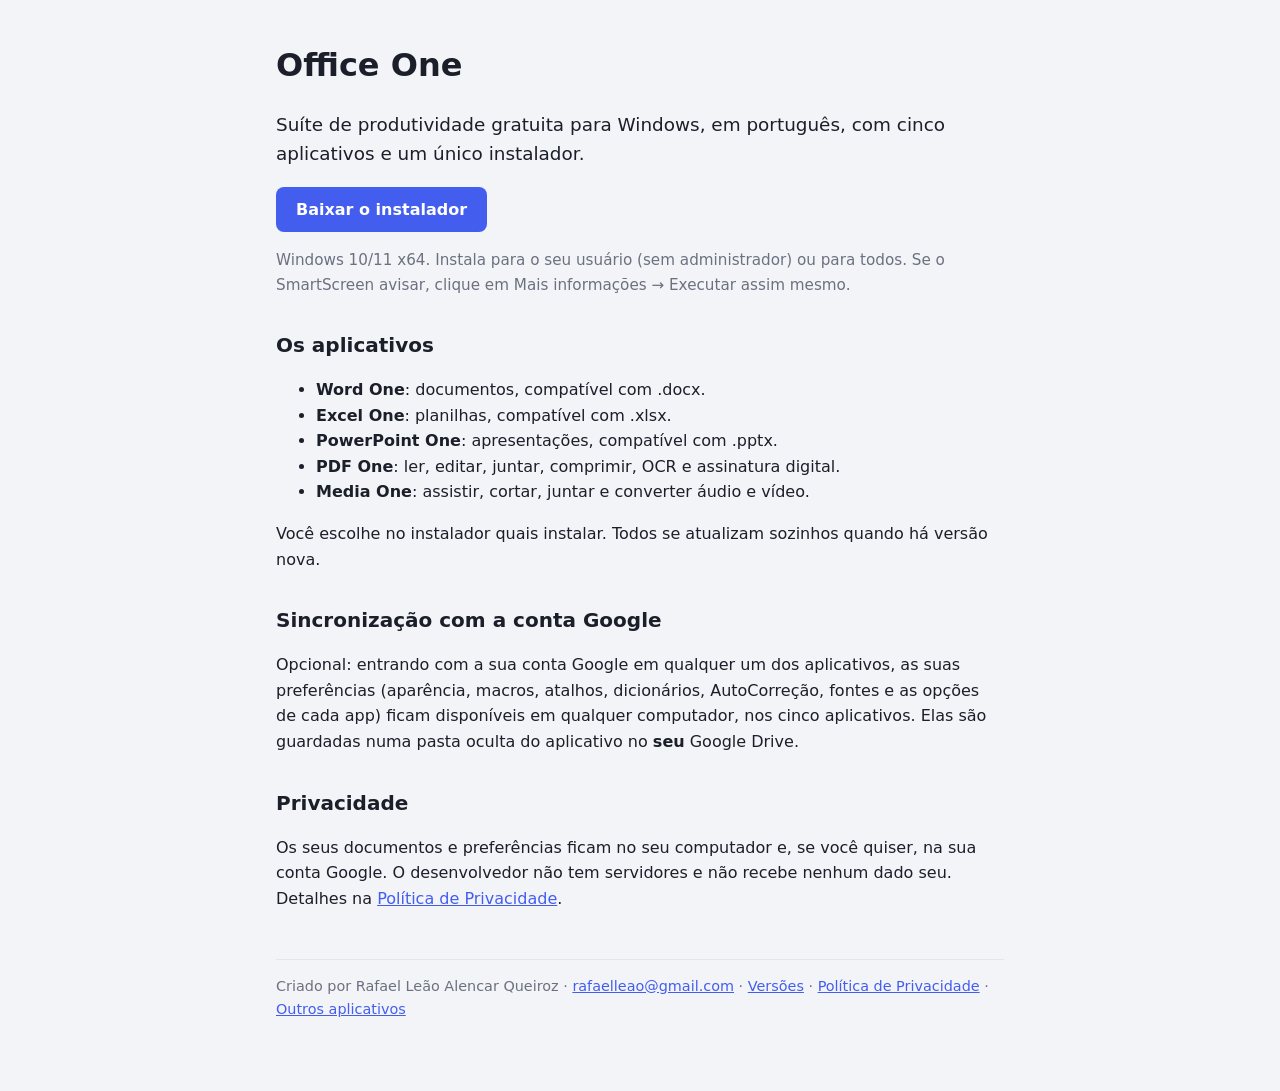
<file: docs/index.html>
<!doctype html>
<html lang="pt-BR">
<head>
<meta charset="utf-8">
<meta name="viewport" content="width=device-width, initial-scale=1">
<title>Office One</title>
<link rel="stylesheet" href="estilo.css">
</head>
<body>
<main>
<h1>Office One</h1>
<p class="lead">Suíte de produtividade gratuita para Windows, em português, com cinco aplicativos e um único instalador.</p>
<p><a class="button" href="https://github.com/rafaelleaoaq/office-one-releases/releases/latest">Baixar o instalador</a></p>
<p class="muted">Windows 10/11 x64. Instala para o seu usuário (sem administrador) ou para todos. Se o SmartScreen
avisar, clique em Mais informações → Executar assim mesmo.</p>

<h2>Os aplicativos</h2>
<ul>
<li><strong>Word One</strong>: documentos, compatível com .docx.</li>
<li><strong>Excel One</strong>: planilhas, compatível com .xlsx.</li>
<li><strong>PowerPoint One</strong>: apresentações, compatível com .pptx.</li>
<li><strong>PDF One</strong>: ler, editar, juntar, comprimir, OCR e assinatura digital.</li>
<li><strong>Media One</strong>: assistir, cortar, juntar e converter áudio e vídeo.</li>
</ul>
<p>Você escolhe no instalador quais instalar. Todos se atualizam sozinhos quando há versão nova.</p>

<h2>Sincronização com a conta Google</h2>
<p>Opcional: entrando com a sua conta Google em qualquer um dos aplicativos, as suas preferências (aparência, macros,
atalhos, dicionários, AutoCorreção, fontes e as opções de cada app) ficam disponíveis em qualquer computador, nos cinco
aplicativos. Elas são guardadas numa pasta oculta do aplicativo no <strong>seu</strong> Google Drive.</p>

<h2>Privacidade</h2>
<p>Os seus documentos e preferências ficam no seu computador e, se você quiser, na sua conta Google. O desenvolvedor não
tem servidores e não recebe nenhum dado seu. Detalhes na <a href="privacidade.html">Política de Privacidade</a>.</p>

<footer>
<p>Criado por Rafael Leão Alencar Queiroz · <a href="mailto:rafaelleao@gmail.com">rafaelleao@gmail.com</a> ·
<a href="https://github.com/rafaelleaoaq/office-one-releases/releases">Versões</a> ·
<a href="privacidade.html">Política de Privacidade</a> ·
<a href="https://downloads.sipaj.com.br">Outros aplicativos</a></p>
</footer>
</main>
</body>
</html>
</file>
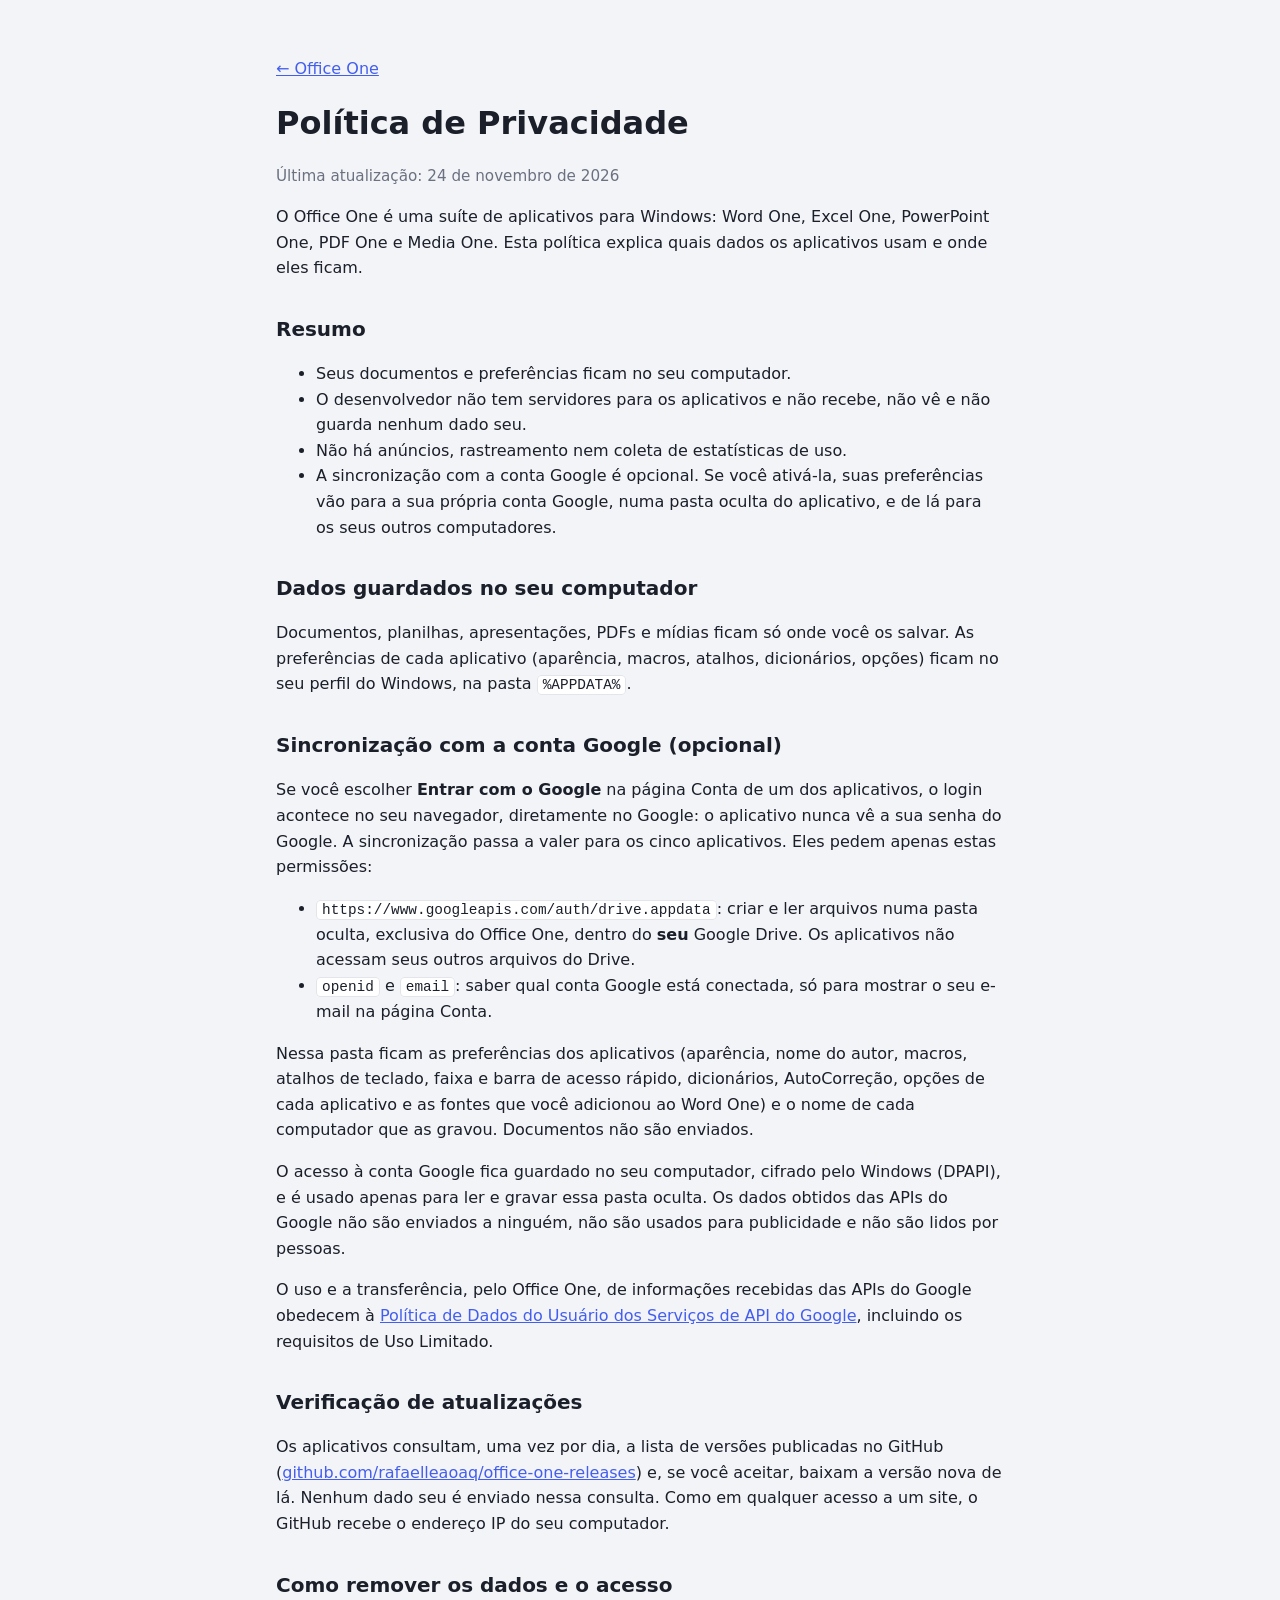
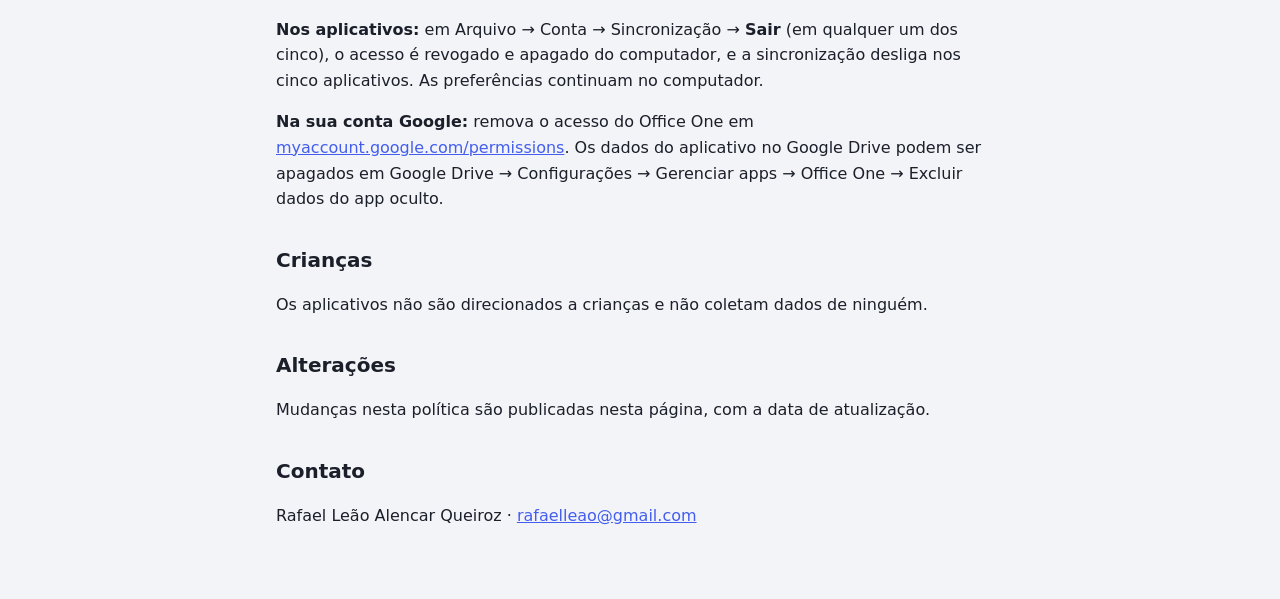
<file: docs/privacidade.html>
<!doctype html>
<html lang="pt-BR">
<head>
<meta charset="utf-8">
<meta name="viewport" content="width=device-width, initial-scale=1">
<title>Office One · Política de Privacidade</title>
<link rel="stylesheet" href="estilo.css">
</head>
<body>
<main>
<p><a href="./">← Office One</a></p>
<h1>Política de Privacidade</h1>
<p class="muted">Última atualização: 24 de novembro de 2026</p>

<p>O Office One é uma suíte de aplicativos para Windows: Word One, Excel One, PowerPoint One, PDF One e Media One.
Esta política explica quais dados os aplicativos usam e onde eles ficam.</p>

<h2>Resumo</h2>
<ul>
<li>Seus documentos e preferências ficam no seu computador.</li>
<li>O desenvolvedor não tem servidores para os aplicativos e não recebe, não vê e não guarda nenhum dado seu.</li>
<li>Não há anúncios, rastreamento nem coleta de estatísticas de uso.</li>
<li>A sincronização com a conta Google é opcional. Se você ativá-la, suas preferências vão para a sua própria conta
Google, numa pasta oculta do aplicativo, e de lá para os seus outros computadores.</li>
</ul>

<h2>Dados guardados no seu computador</h2>
<p>Documentos, planilhas, apresentações, PDFs e mídias ficam só onde você os salvar. As preferências de cada aplicativo
(aparência, macros, atalhos, dicionários, opções) ficam no seu perfil do Windows, na pasta <code>%APPDATA%</code>.</p>

<h2>Sincronização com a conta Google (opcional)</h2>
<p>Se você escolher <strong>Entrar com o Google</strong> na página Conta de um dos aplicativos, o login acontece no seu
navegador, diretamente no Google: o aplicativo nunca vê a sua senha do Google. A sincronização passa a valer para os
cinco aplicativos. Eles pedem apenas estas permissões:</p>
<ul>
<li><code>https://www.googleapis.com/auth/drive.appdata</code>: criar e ler arquivos numa pasta oculta, exclusiva do
Office One, dentro do <strong>seu</strong> Google Drive. Os aplicativos não acessam seus outros arquivos do Drive.</li>
<li><code>openid</code> e <code>email</code>: saber qual conta Google está conectada, só para mostrar o seu e-mail na
página Conta.</li>
</ul>
<p>Nessa pasta ficam as preferências dos aplicativos (aparência, nome do autor, macros, atalhos de teclado, faixa e barra
de acesso rápido, dicionários, AutoCorreção, opções de cada aplicativo e as fontes que você adicionou ao Word One) e o
nome de cada computador que as gravou. Documentos não são enviados.</p>
<p>O acesso à conta Google fica guardado no seu computador, cifrado pelo Windows (DPAPI), e é usado apenas para ler e
gravar essa pasta oculta. Os dados obtidos das APIs do Google não são enviados a ninguém, não são usados para
publicidade e não são lidos por pessoas.</p>
<p>O uso e a transferência, pelo Office One, de informações recebidas das APIs do Google obedecem à
<a href="https://developers.google.com/terms/api-services-user-data-policy">Política de Dados do Usuário dos Serviços
de API do Google</a>, incluindo os requisitos de Uso Limitado.</p>

<h2>Verificação de atualizações</h2>
<p>Os aplicativos consultam, uma vez por dia, a lista de versões publicadas no GitHub
(<a href="https://github.com/rafaelleaoaq/office-one-releases">github.com/rafaelleaoaq/office-one-releases</a>) e, se você
aceitar, baixam a versão nova de lá. Nenhum dado seu é enviado nessa consulta. Como em qualquer acesso a um site, o
GitHub recebe o endereço IP do seu computador.</p>

<h2>Como remover os dados e o acesso</h2>
<p><strong>Nos aplicativos:</strong> em Arquivo → Conta → Sincronização → <strong>Sair</strong> (em qualquer um dos cinco),
o acesso é revogado e apagado do computador, e a sincronização desliga nos cinco aplicativos. As preferências continuam
no computador.</p>
<p><strong>Na sua conta Google:</strong> remova o acesso do Office One em
<a href="https://myaccount.google.com/permissions">myaccount.google.com/permissions</a>. Os dados do aplicativo no
Google Drive podem ser apagados em Google Drive → Configurações → Gerenciar apps → Office One → Excluir dados do app
oculto.</p>

<h2>Crianças</h2>
<p>Os aplicativos não são direcionados a crianças e não coletam dados de ninguém.</p>

<h2>Alterações</h2>
<p>Mudanças nesta política são publicadas nesta página, com a data de atualização.</p>

<h2>Contato</h2>
<p>Rafael Leão Alencar Queiroz · <a href="mailto:rafaelleao@gmail.com">rafaelleao@gmail.com</a></p>
</main>
</body>
</html>
</file>
<file: docs/estilo.css>
:root { --bg: #f3f4f7; --surface: #ffffff; --text: #1b1f2a; --muted: #6b7180; --accent: #435eee; --border: #e3e5eb; }
@media (prefers-color-scheme: dark) {
  :root { --bg: #1b1c20; --surface: #25272d; --text: #ecedf0; --muted: #969aa5; --accent: #6a86ff; --border: #33363e; }
}
* { box-sizing: border-box; }
body { margin: 0; background: var(--bg); color: var(--text); font: 16px/1.6 "Segoe UI", system-ui, sans-serif; }
main { max-width: 760px; margin: 0 auto; padding: 40px 16px 56px; }
h1 { font-size: 2rem; margin: 0 0 8px; }
h2 { font-size: 1.25rem; margin: 32px 0 8px; }
a { color: var(--accent); }
code { background: var(--surface); border: 1px solid var(--border); border-radius: 4px; padding: 1px 5px; font-size: .9em; overflow-wrap: anywhere; }
.lead { font-size: 1.15rem; }
.muted { color: var(--muted); font-size: .95rem; }
.button { display: inline-block; background: var(--accent); color: #fff; text-decoration: none; padding: 10px 20px; border-radius: 8px; font-weight: 600; }
footer { margin-top: 48px; border-top: 1px solid var(--border); color: var(--muted); font-size: .9rem; }
</file>
